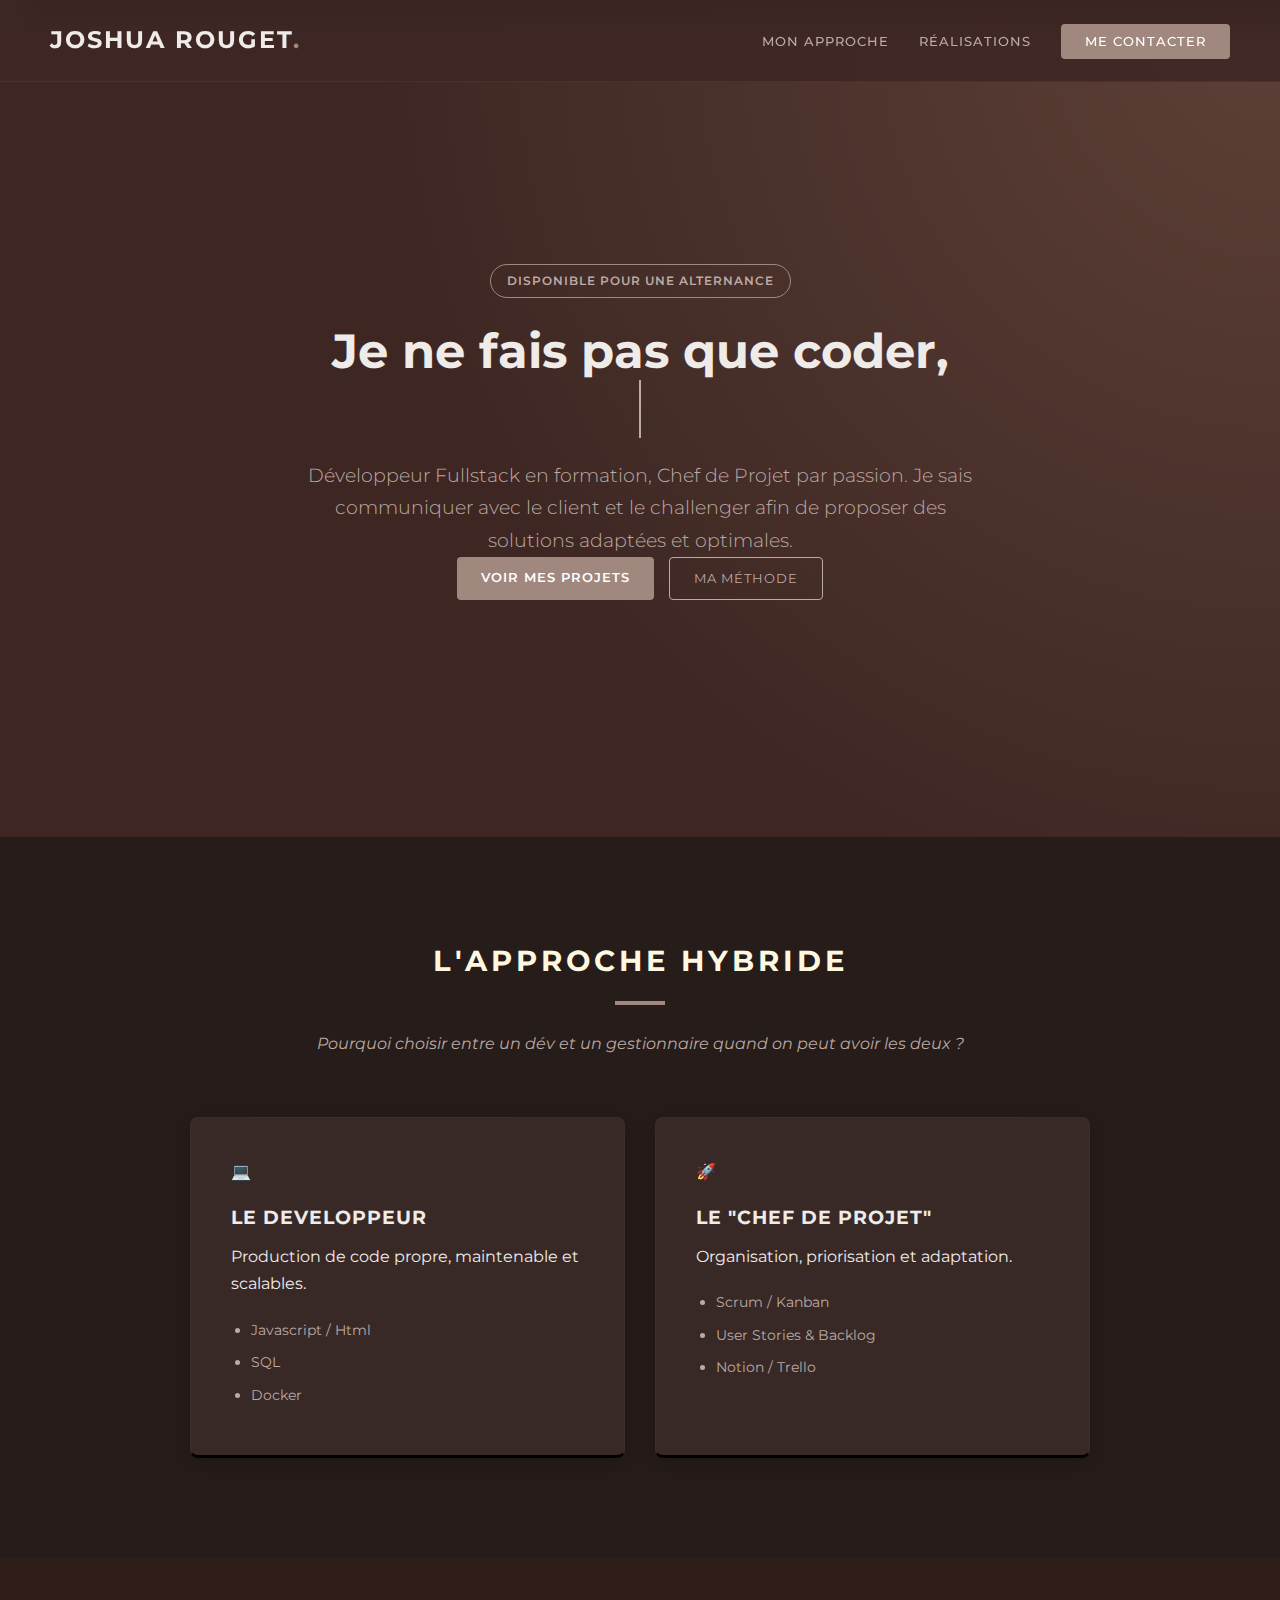
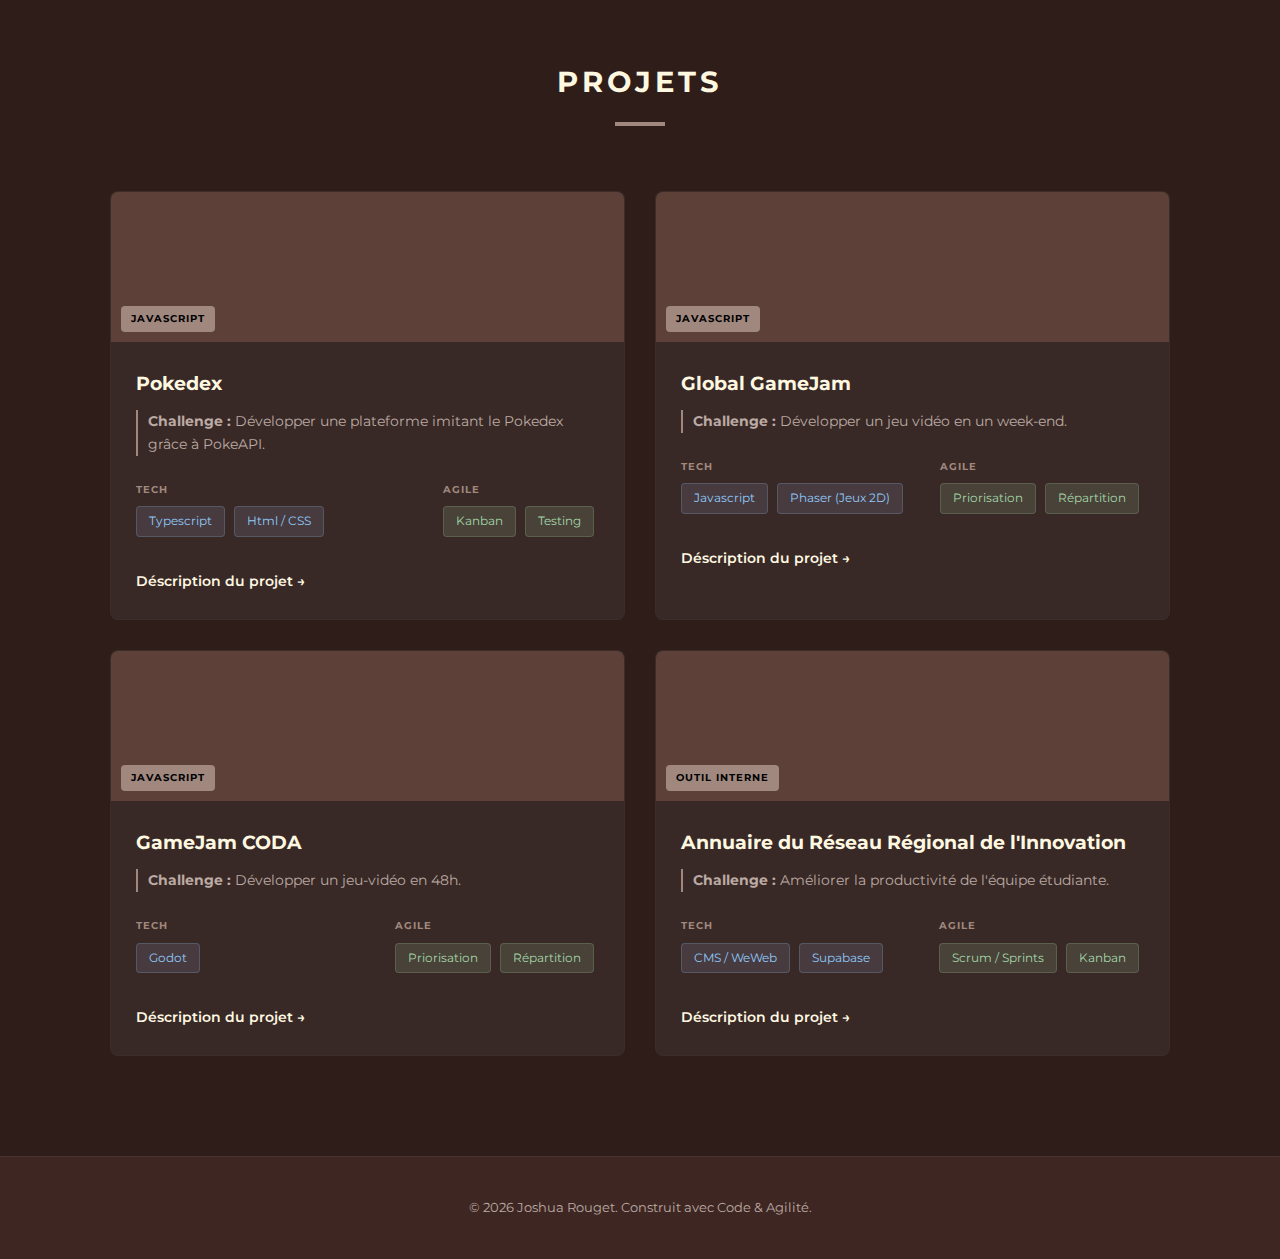
<file: index.html>
<!DOCTYPE html>
<html lang="fr">
<head>
    <meta charset="UTF-8">
    <meta name="viewport" content="width=device-width, initial-scale=1.0">
    <title>Joshua Rouget | Dev Fullstack & Agilité</title>
    <link rel="stylesheet" href="./css/index.css">
    <link rel="preconnect" href="https://fonts.googleapis.com">
<link rel="preconnect" href="https://fonts.gstatic.com" crossorigin>
67
<link href="https://fonts.googleapis.com/css2?family=Merriweather:wght@400;700&family=Montserrat:wght@300;400;600&display=swap" rel="stylesheet">
</head>
<body>

    <nav class="navbar">
        <div class="logo">Joshua Rouget<span class="dot">.</span></div>
        <ul class="nav-links">
            <li><a href="#about">Mon Approche</a></li>
            <li><a href="#projects">Réalisations</a></li>
            <li><a href="#contact" class="btn-primary">Me contacter</a></li>
        </ul>
    </nav>

    <header class="hero">
        <div class="hero-content">
            <span class="badge-intro">Disponible pour une alternance</span>
            <h1>Je ne fais pas que coder, <br> <span id="dynamic-text"></span></h1>
            <p class="hero-sub">
                Développeur Fullstack en formation, Chef de Projet par passion.
                Je sais communiquer avec le client et le challenger afin de proposer des solutions adaptées et optimales.
            </p>
            <div class="cta-group">
                <a href="#projects" class="btn-primary">Voir mes projets</a>
                <a href="#about" class="btn-secondary">Ma méthode</a>
            </div>
        </div>
    </header>

    <section id="about" class="skills-section">
        <div class="container">
            <h2>L'approche Hybride</h2>
            <p class="section-desc">Pourquoi choisir entre un dév et un gestionnaire quand on peut avoir les deux ?</p>
            
            <div class="grid-skills">
                <div class="skill-card tech">
                    <div class="icon">💻</div>
                    <h3>Le Developpeur</h3>
                    <p>Production de code propre, maintenable et scalables.</p>
                    <ul class="skill-list">
                        <li>Javascript / Html</li>
                        <li>SQL</li>
                        <li>Docker</li>
                    </ul>
                </div>

                <div class="skill-card agile">
                    <div class="icon">🚀</div>
                    <h3>Le "Chef de projet"</h3>
                    <p>Organisation, priorisation et adaptation.</p>
                    <ul class="skill-list">
                        <li>Scrum / Kanban</li>
                        <li>User Stories & Backlog</li>
                        <li>Notion / Trello</li>
                    </ul>
                </div>
            </div>
        </div>
    </section>

    <section id="projects" class="projects-section">
        <div class="container">
            <h2>Projets</h2>
            
            <div class="project-grid">
                <article class="project-card">
                    <div class="card-header">
                        <span class="project-type">Javascript</span>
                    </div>
                    <div class="card-body">
                        <h3>Pokedex</h3>
                        <p class="problem"><strong>Challenge :</strong> Développer une plateforme imitant le Pokedex grâce à PokeAPI.</p>
                        
                        <div class="stacks">
                            <div class="stack-group">
                                <small>Tech</small>
                                <div>
                                    <span class="tag tech">Typescript</span>
                                    <span class="tag tech">Html / CSS</span>
                                </div>
                            </div>
                            <div class="stack-group">
                                <small>Agile</small>
                                <div>
                                    <span class="tag agile">Kanban</span>
                                    <span class="tag agile">Testing</span>
                                </div>
                            </div>
                        </div>
                        <a href="projetJS.html" class="link-arrow">Déscription du projet &rarr;</a>
                    </div>
                </article>

                <article class="project-card">
                    <div class="card-header">
                        <span class="project-type">Javascript</span>
                    </div>
                    <div class="card-body">
                        <h3>Global GameJam</h3>
                        <p class="problem"><strong>Challenge :</strong> Développer un jeu vidéo en un week-end.</p>
                        
                        <div class="stacks">
                            <div class="stack-group">
                                <small>Tech</small>
                                <div>
                                    <span class="tag tech">Javascript</span>
                                    <span class="tag tech">Phaser (Jeux 2D)</span>
                                </div>
                            </div>
                            <div class="stack-group">
                                <small>Agile</small>
                                <div>
                                    <span class="tag agile">Priorisation</span>
                                    <span class="tag agile">Répartition</span>
                                </div>
                            </div>
                        </div>
                        <a href="ProjetGameJam.html" class="link-arrow">Déscription du projet &rarr;</a>
                    </div>
                </article>

                <article class="project-card">
                    <div class="card-header">
                        <span class="project-type">Javascript</span>
                    </div>
                    <div class="card-body">
                        <h3>GameJam CODA</h3>
                        <p class="problem"><strong>Challenge :</strong> Développer un jeu-vidéo en 48h.</p>
                        
                        <div class="stacks">
                            <div class="stack-group">
                                <small>Tech</small>
                                <div>
                                    <span class="tag tech">Godot</span>
                                </div>
                            </div>
                            <div class="stack-group">
                                <small>Agile</small>
                                <div>
                                    <span class="tag agile">Priorisation</span>
                                    <span class="tag agile">Répartition</span>
                                </div>
                            </div>
                        </div>
                        <a href="projetCodaGameJam.html" class="link-arrow">Déscription du projet &rarr;</a>
                    </div>
                </article>
                

                <article class="project-card">
                    <div class="card-header">
                        <span class="project-type">Outil Interne</span>
                    </div>
                    <div class="card-body">
                        <h3>Annuaire du Réseau Régional de l'Innovation</h3>
                        <p class="problem"><strong>Challenge :</strong> Améliorer la productivité de l'équipe étudiante.</p>
                        
                        <div class="stacks">
                            <div class="stack-group">
                                <small>Tech</small>
                                <div>
                                    <span class="tag tech">CMS / WeWeb</span>
                                    <span class="tag tech">Supabase</span>
                                </div>
                            </div>
                            <div class="stack-group">
                                <small>Agile</small>
                                <div>
                                    <span class="tag agile">Scrum / Sprints</span>
                                    <span class="tag agile">Kanban</span>
                                </div>
                            </div>
                        </div>
                        <a href="projetAER.html" class="link-arrow">Déscription du projet &rarr;</a>
                    </div>
                </article>
            </div>
        </div>
    </section>

    <footer class="footer">
        <p>&copy; 2026 Joshua Rouget. Construit avec Code & Agilité.</p>
    </footer>

    <script src="src/main.js"></script> 
</body>
</html>
</file>
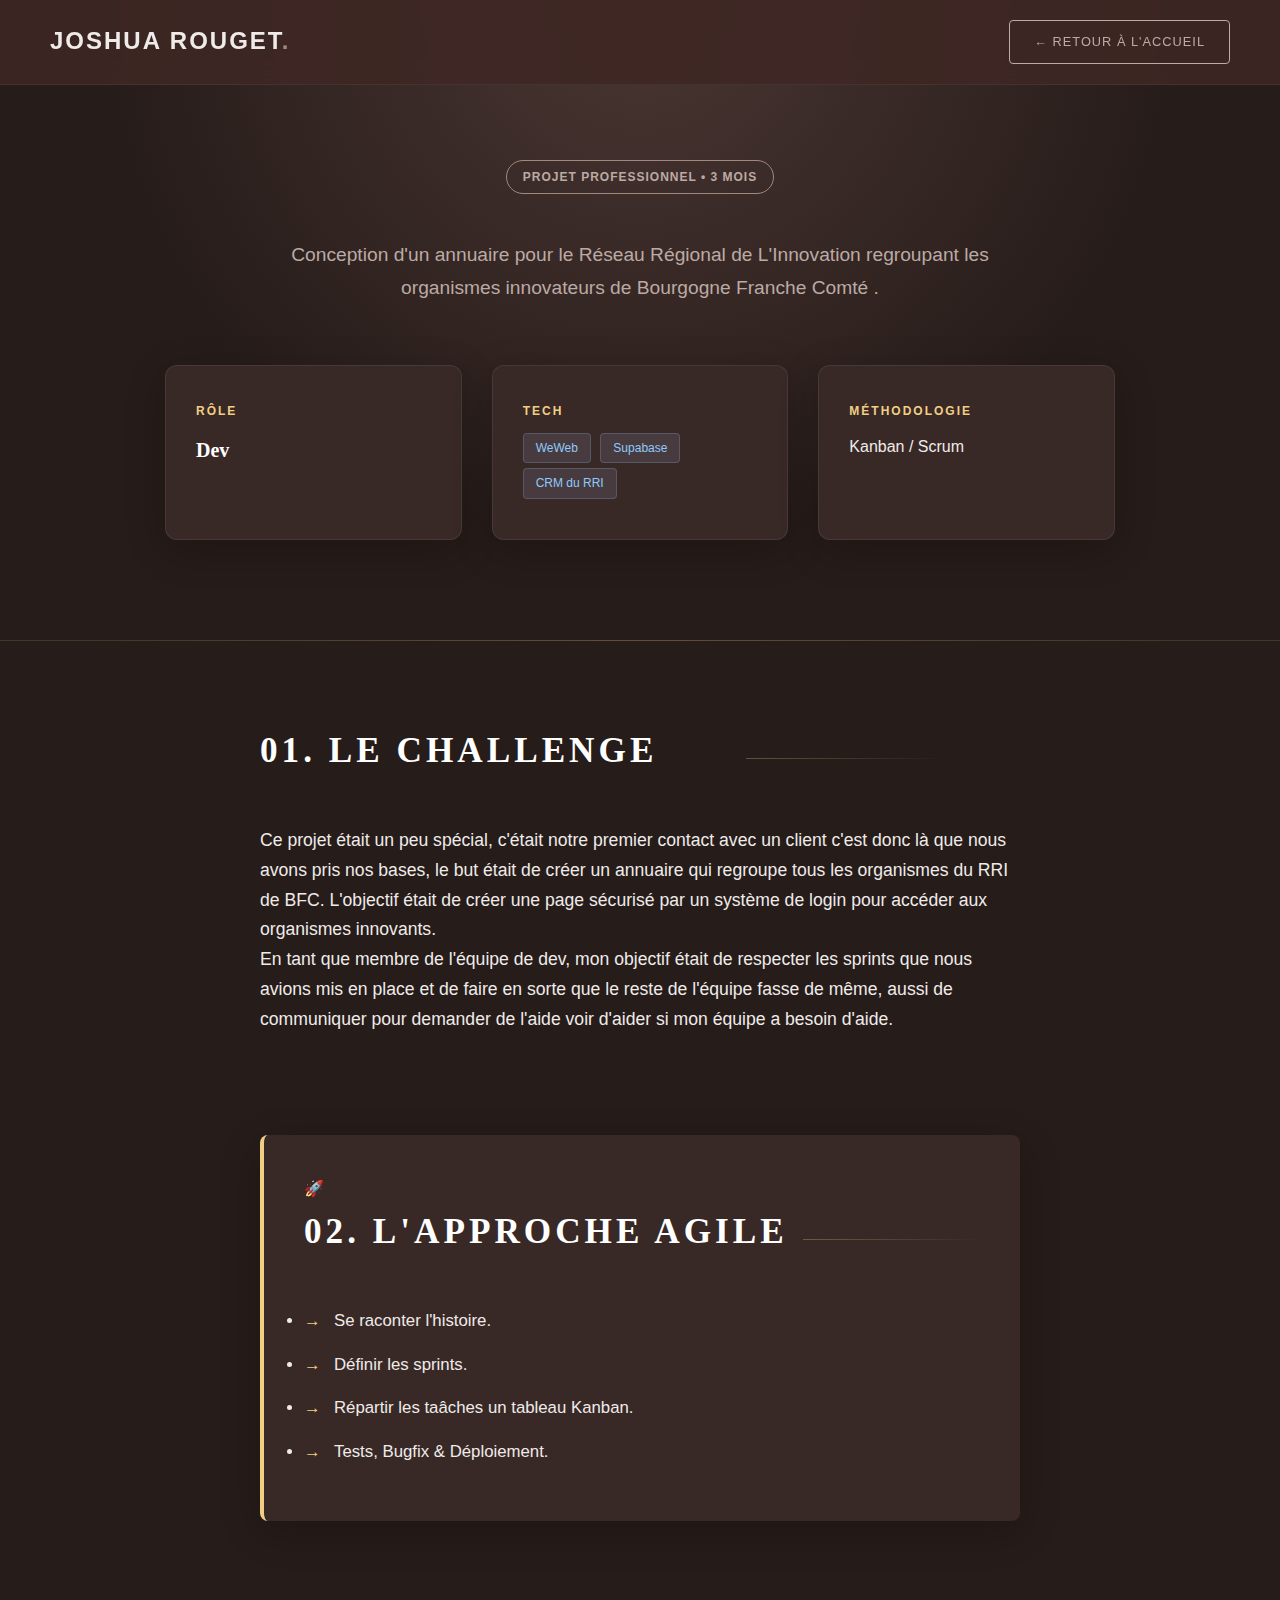
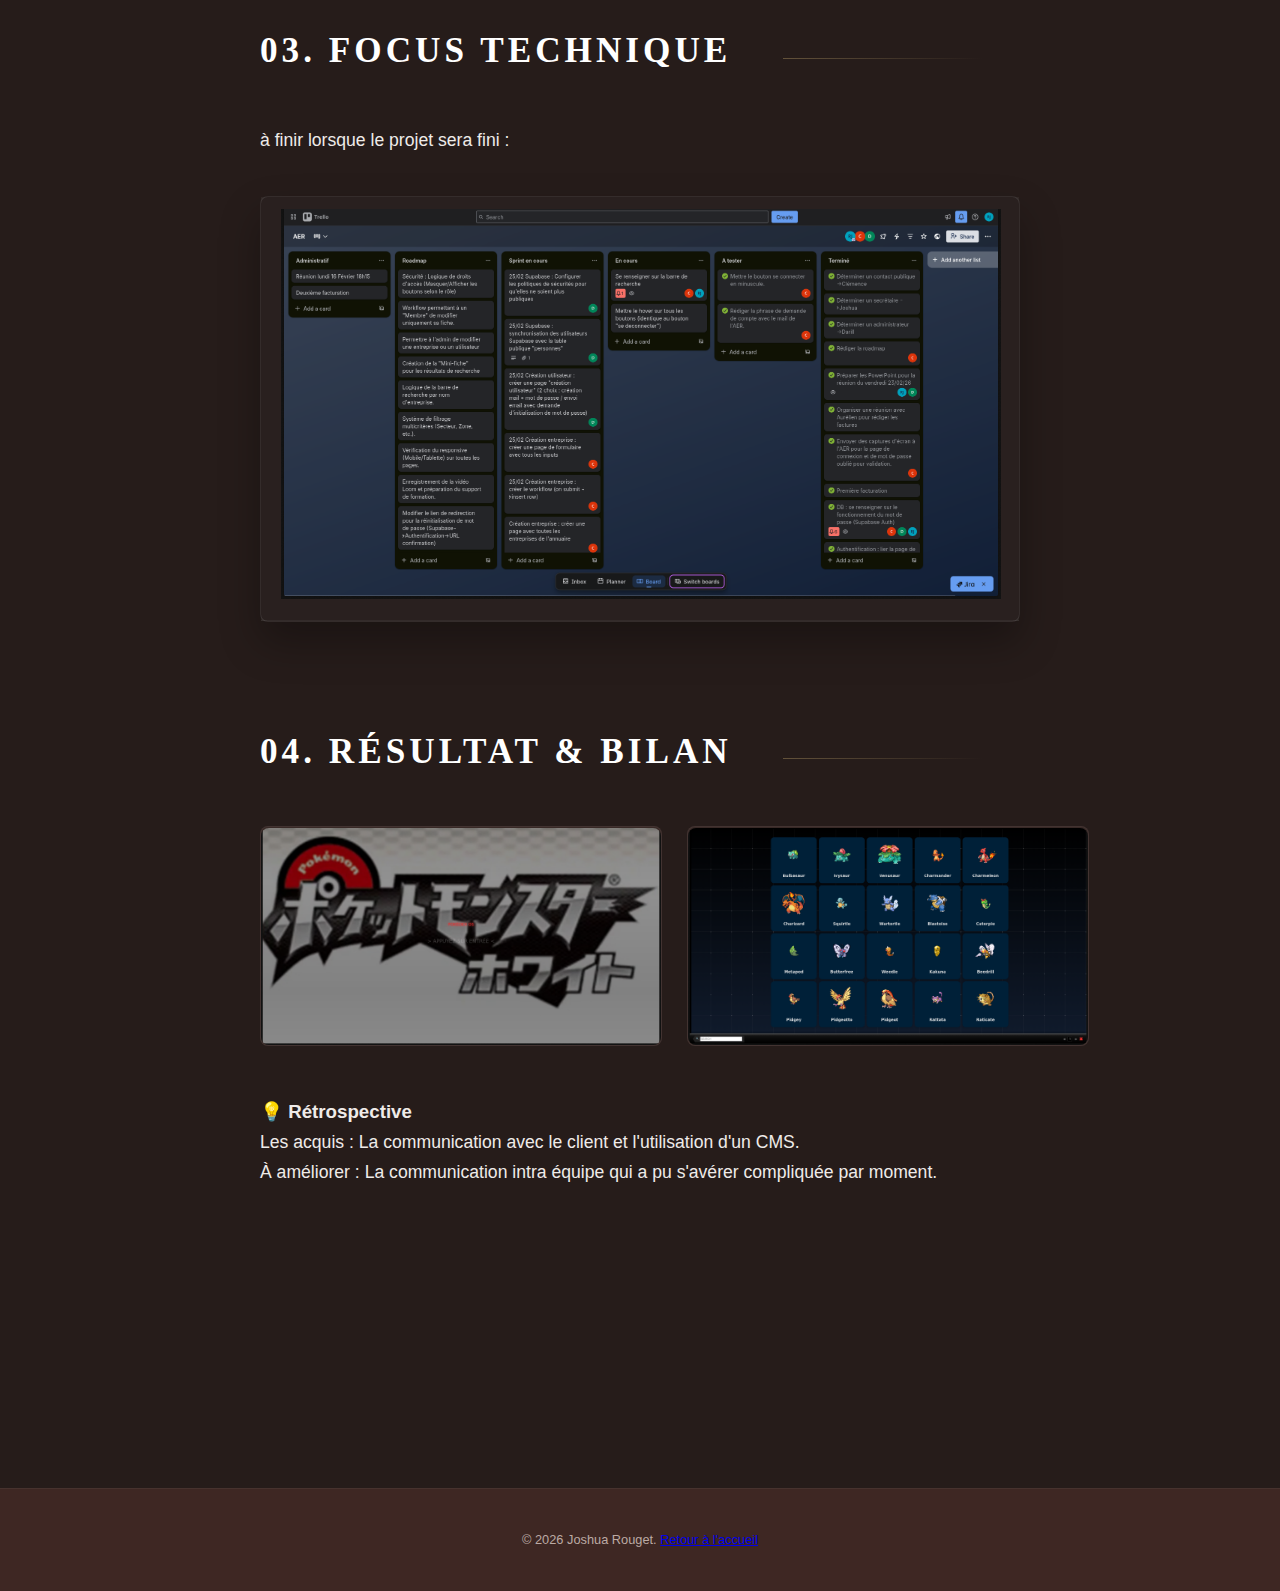
<file: projetAER.html>
<!DOCTYPE html>
<html lang="fr">
<head>
    <meta charset="UTF-8">
    <meta name="viewport" content="width=device-width, initial-scale=1.0">
    <title>Détail Projet | Ton Prénom</title>
    <link rel="stylesheet" href="./css/index.css">
    <link rel="preconnect" href="https://fonts.googleapis.com">
    <link href="https://fonts.googleapis.com/css2?family=Inter:wght@300;400;600;800&display=swap" rel="stylesheet">
</head>
<body>

    <nav class="navbar">
        <div class="logo">Joshua Rouget<span class="dot">.</span></div>
        <a href="index.html" class="btn-secondary">← Retour à l'accueil</a>
    </nav>

    <header class="project-hero">
        <div class="container hero-container">
            <span class="badge-intro">Projet Professionnel • 3 mois</span>
            <h1></h1>
            <p class="hero-sub">
                Conception d'un annuaire pour le Réseau Régional de L'Innovation regroupant les organismes innovateurs de Bourgogne Franche Comté .
            </p>
            
            <div class="stats-grid">
                <div class="stat-card">
                    <span class="label">Rôle</span>
                    <strong>Dev</strong>
                </div>
                <div class="stat-card tech-border">
                    <span class="label">Tech</span>
                    <div class="tags-wrapper">
                        <span class="tag tech">WeWeb</span>
                        <span class="tag tech">Supabase</span>
                        <span class="tag tech">CRM du RRI</span>
                    </div>
                </div>
                <div class="stat-card agile-border">
                    <span class="label">Méthodologie</span>
                    <div class="tags-wrapper>
                        <span class="tag agile">Kanban / Scrum</span>
                    </div>
                </div>
            </div>
        </div>
    </header>

    <main class="project-content">
        <div class="container content-wrapper">
            
            <section class="content-block">
                <h2>01. Le Challenge</h2>
                <p>
                   Ce projet était un peu spécial, c'était notre premier contact avec un client c'est donc là que nous avons pris nos bases, le but était de créer un annuaire qui regroupe tous les organismes du RRI de BFC. L'objectif était de créer une page sécurisé par un système de login pour accéder aux organismes innovants.
                </p>
                <p>
                   En tant que membre de l'équipe de dev, mon objectif était de respecter les sprints que nous avions mis en place et de faire en sorte que le reste de l'équipe fasse de même, aussi de communiquer pour demander de l'aide voir d'aider si mon équipe a besoin d'aide.
                </p>
            </section>

            <section class="content-block highlight-agile">
                <div class="icon-floating">🚀</div>
                <h2>02. L'Approche Agile</h2>
                <ul class="check-list">
                    <li>Se raconter l'histoire.</li>
                    <li>Définir les sprints.</li>
                    <li>Répartir les taâches un tableau Kanban.</li>
                    <li>Tests, Bugfix & Déploiement.</li>
                </ul>
            </section>

            <section class="content-block">
                <h2>03. Focus Technique</h2>
                <p>
                    <strong>à finir lorsque le projet sera fini </strong>:
                </p>
                
                <div class="code-window">
                    <div class="window-header">
                        <img class="kanbanAER" src="./images/kanban AER.png" alt="">
                    </div>
                    
                </div>
            </section>

            <section class="content-block">
                <h2>04. Résultat & Bilan</h2>
                <div class="gallery-grid">
                    <div class="gallery-placeholder"><img class="accueilImg" src="./images/ecran accueil.png" alt=""></div>
                    <div class="gallery-placeholder"><img class="dashboardImg" src="./images/dashboard.png" alt=""></div>
                </div>
                <div class="retro-box">
                    <h3>💡 Rétrospective</h3>
                    <p>
                        <strong>Les acquis</strong> : La communication avec le client et l'utilisation d'un CMS.
                        <br>
                        <strong>À améliorer</strong> : La communication intra équipe qui a pu s'avérer compliquée par moment.
                    </p>
                </div>
            </section>

        </div>
    </main>

    <footer class="footer">
        <p>&copy; 2026 Joshua Rouget. <a href="index.html">Retour à l'accueil</a></p>
    </footer>

</body>
</html>
</file>
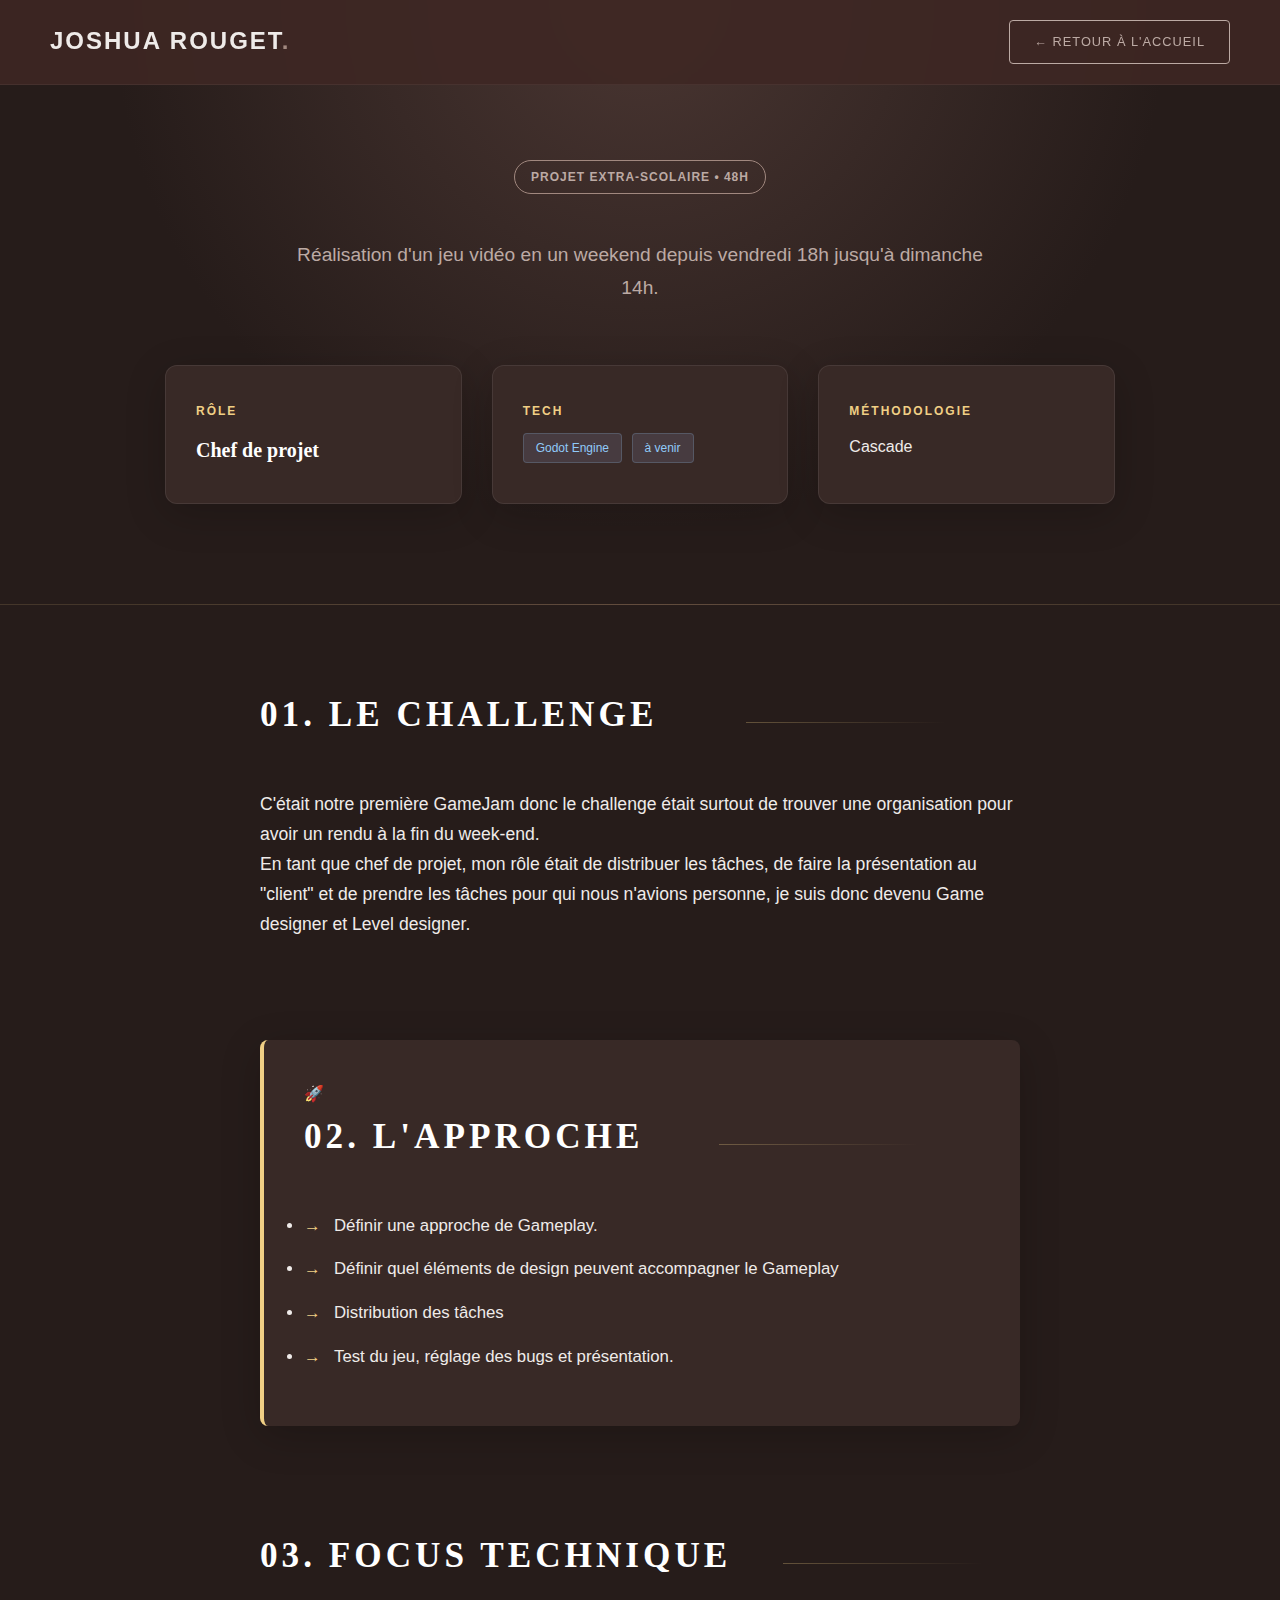
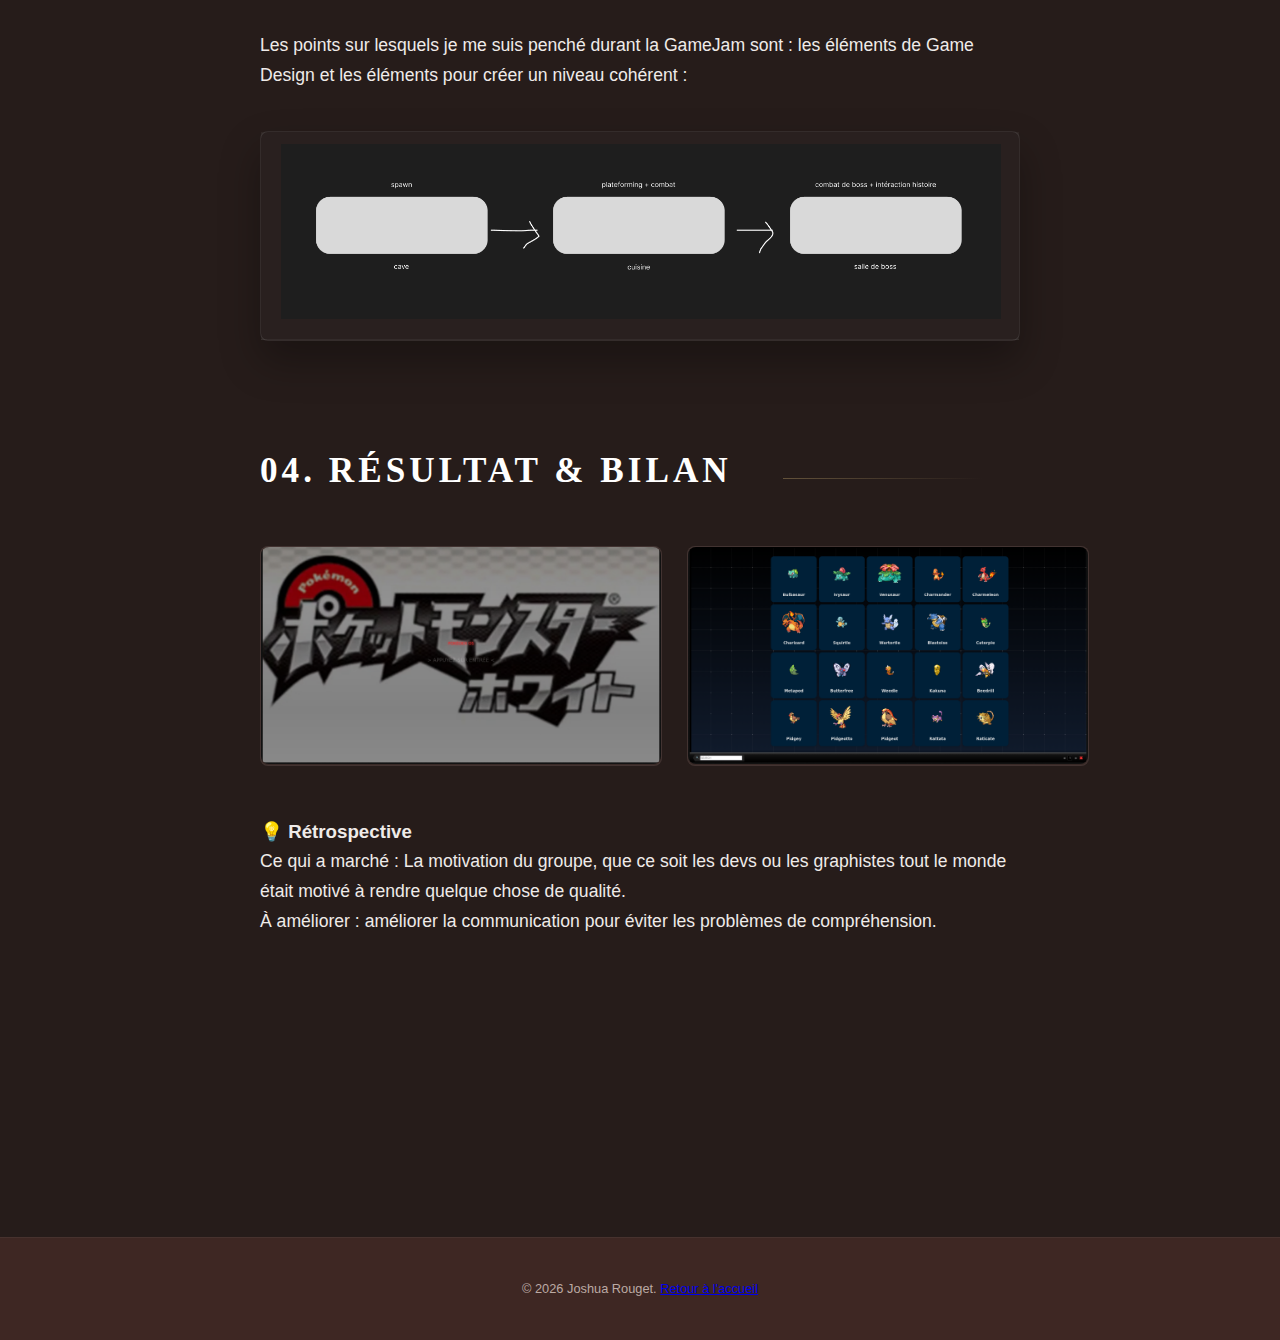
<file: projetCodaGameJam.html>
<!DOCTYPE html>
<html lang="fr">
<head>
    <meta charset="UTF-8">
    <meta name="viewport" content="width=device-width, initial-scale=1.0">
    <title>Détail Projet | GameJam</title>
    <link rel="stylesheet" href="./css/index.css">
    <link rel="preconnect" href="https://fonts.googleapis.com">
    <link href="https://fonts.googleapis.com/css2?family=Inter:wght@300;400;600;800&display=swap" rel="stylesheet">
</head>
<body>

    <nav class="navbar">
        <div class="logo">Joshua Rouget<span class="dot">.</span></div>
        <a href="index.html" class="btn-secondary">← Retour à l'accueil</a>
    </nav>

    <header class="project-hero">
        <div class="container hero-container">
            <span class="badge-intro">Projet Extra-Scolaire • 48h</span>
            <h1></h1>
            <p class="hero-sub">
                Réalisation d'un jeu vidéo en un weekend depuis vendredi 18h jusqu'à dimanche 14h.
            </p>
            
            <div class="stats-grid">
                <div class="stat-card">
                    <span class="label">Rôle</span>
                    <strong>Chef de projet</strong>
                </div>
                <div class="stat-card tech-border">
                    <span class="label">Tech</span>
                    <div class="tags-wrapper">
                        <span class="tag tech">Godot Engine</span>
                        <span class="tag tech">à venir</span>
                    </div>
                </div>
                <div class="stat-card agile-border">
                    <span class="label">Méthodologie</span>
                    <div class="tags-wrapper>
                        <span class="tag agile">Cascade</span>
                    </div>
                </div>
            </div>
        </div>
    </header>

    <main class="project-content">
        <div class="container content-wrapper">
            
            <section class="content-block">
                <h2>01. Le Challenge</h2>
                <p>
                    C'était notre première GameJam donc le challenge était surtout de trouver une organisation pour avoir un rendu à la fin du week-end.
                </p>
                <p>
                   En tant que chef de projet, mon rôle était de distribuer les tâches, de faire la présentation au "client" et de prendre les tâches pour qui nous n'avions personne, je suis donc devenu Game designer et Level designer.
                </p>
            </section>

            <section class="content-block highlight-agile">
                <div class="icon-floating">🚀</div>
                <h2>02. L'Approche</h2>
                <ul class="check-list">
                    <li>Définir une approche de Gameplay.</li>
                    <li>Définir quel éléments de design peuvent accompagner le Gameplay</li>
                    <li>Distribution des tâches</li>
                    <li>Test du jeu, réglage des bugs et présentation.</li>
                </ul>
            </section>

            <section class="content-block">
                <h2>03. Focus Technique</h2>
                <p>
                    Les points sur lesquels je me suis penché durant la GameJam sont : les éléments de Game Design et les éléments pour créer un niveau cohérent :
                </p>
                
                <div class="code-window">
                    <div class="window-header">
                        <img class="charizardDetail" src="./images/figma gamjam.png" alt="">
                    </div>
                    
                </div>
            </section>

            <section class="content-block">
                <h2>04. Résultat & Bilan</h2>
                <div class="gallery-grid">
                    <div class="gallery-placeholder"><img class="accueilImg" src="./images/ecran accueil.png" alt=""></div>
                    <div class="gallery-placeholder"><img class="dashboardImg" src="./images/dashboard.png" alt=""></div>
                </div>
                <div class="retro-box">
                    <h3>💡 Rétrospective</h3>
                    <p>
                        <strong>Ce qui a marché :</strong> La motivation du groupe, que ce soit les devs ou les graphistes tout le monde était motivé à rendre quelque chose de qualité.
                        <br>
                        <strong>À améliorer</strong> : améliorer la communication pour éviter les problèmes de compréhension.
                    </p>
                </div>
            </section>

        </div>
    </main>

    <footer class="footer">
        <p>&copy; 2026 Joshua Rouget. <a href="index.html">Retour à l'accueil</a></p>
    </footer>

</body>
</html>
</file>
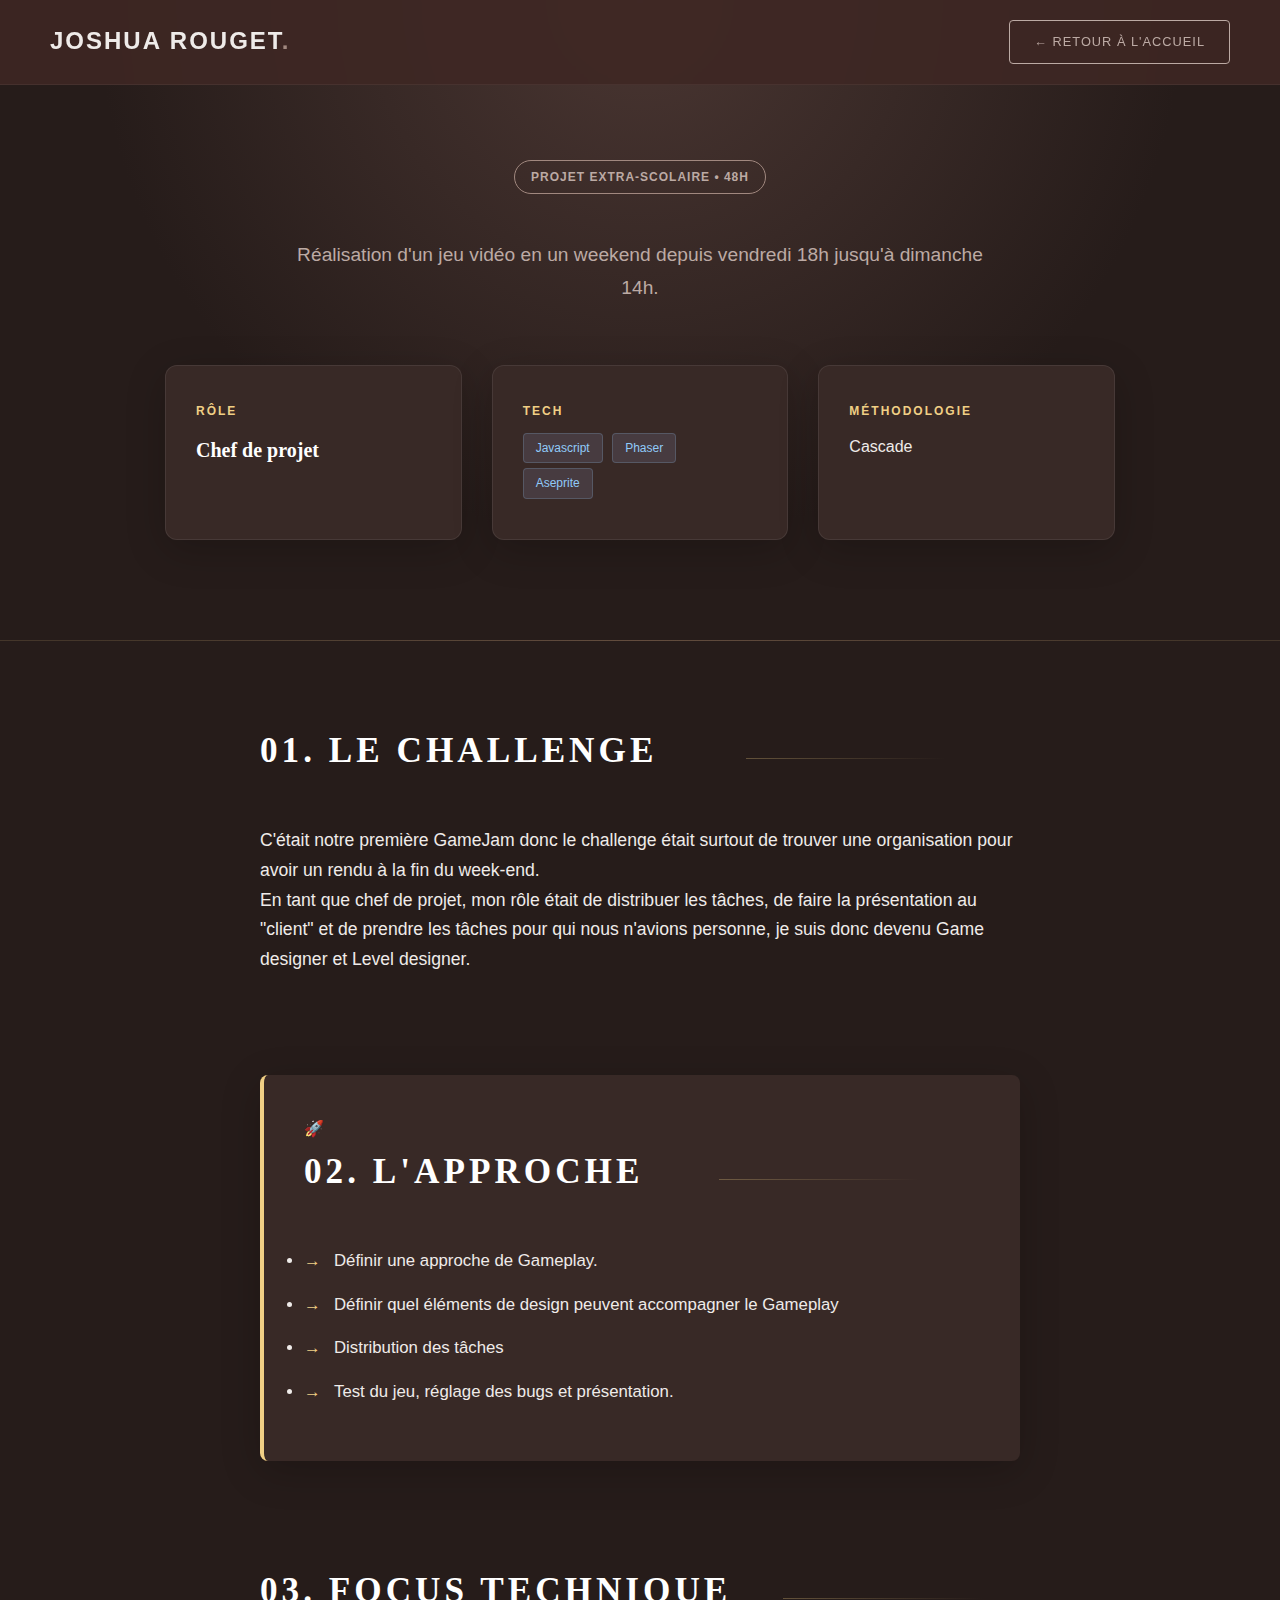
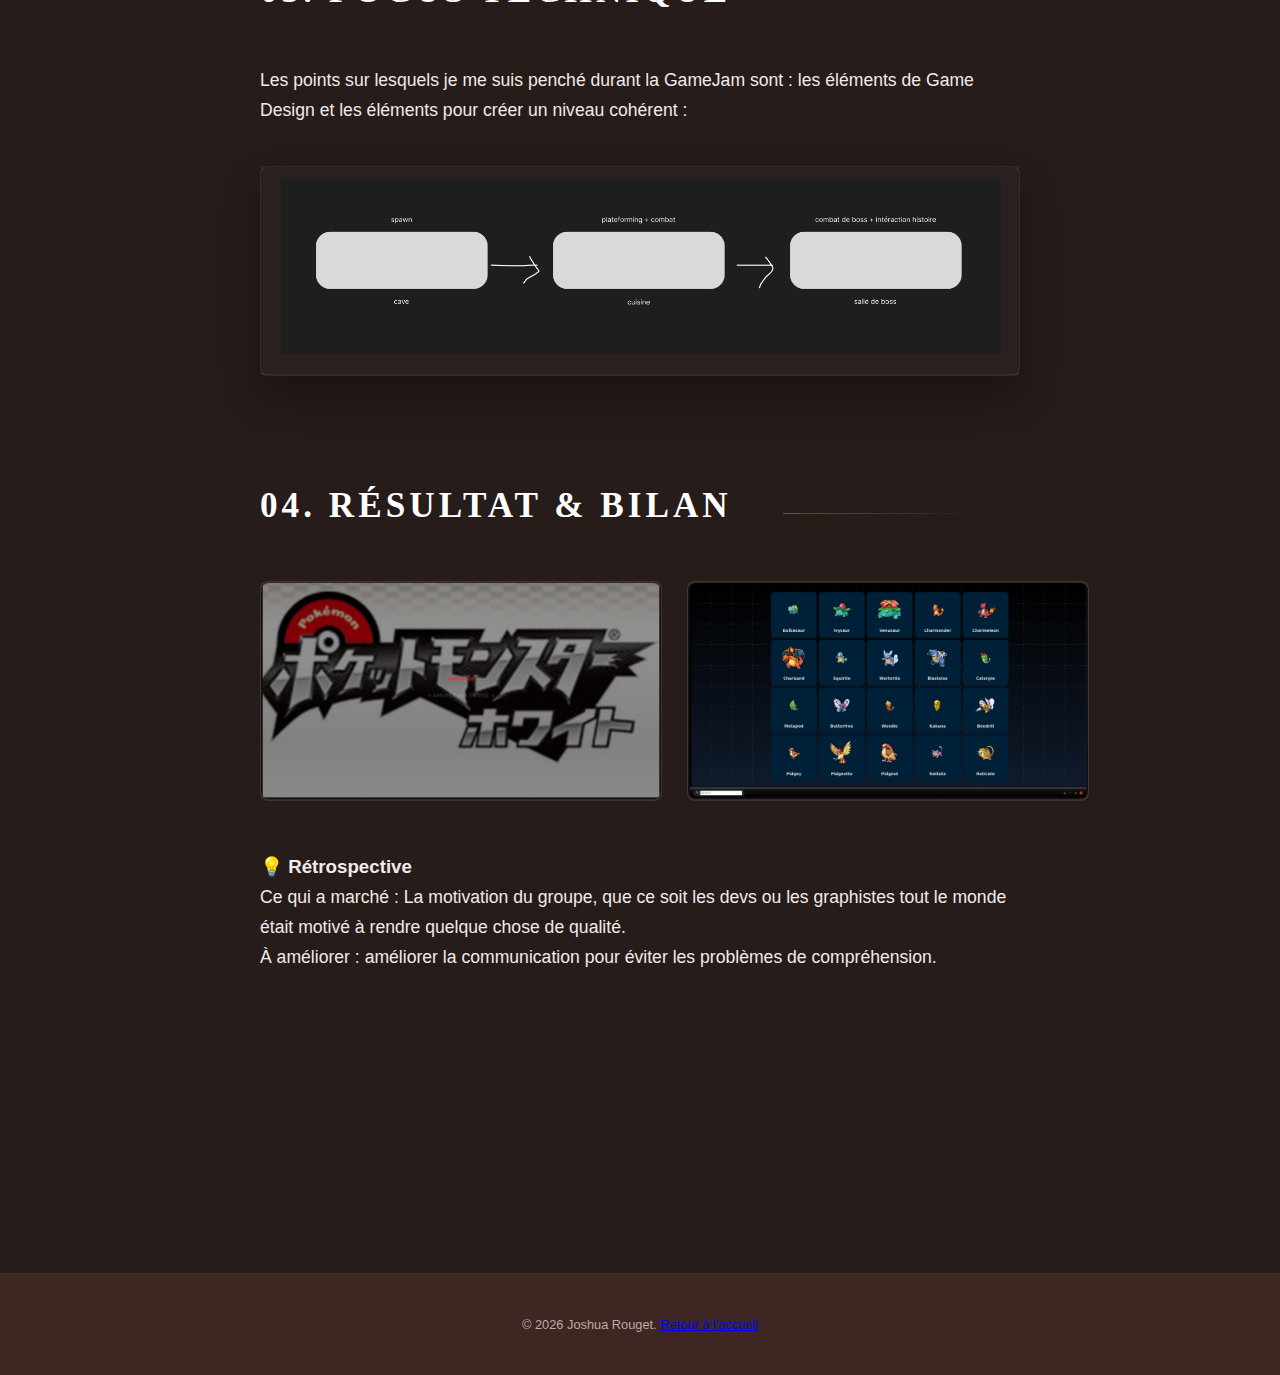
<file: ProjetGameJam.html>
<!DOCTYPE html>
<html lang="fr">
<head>
    <meta charset="UTF-8">
    <meta name="viewport" content="width=device-width, initial-scale=1.0">
    <title>Détail Projet | GameJam</title>
    <link rel="stylesheet" href="./css/index.css">
    <link rel="preconnect" href="https://fonts.googleapis.com">
    <link href="https://fonts.googleapis.com/css2?family=Inter:wght@300;400;600;800&display=swap" rel="stylesheet">
</head>
<body>

    <nav class="navbar">
        <div class="logo">Joshua Rouget<span class="dot">.</span></div>
        <a href="index.html" class="btn-secondary">← Retour à l'accueil</a>
    </nav>

    <header class="project-hero">
        <div class="container hero-container">
            <span class="badge-intro">Projet Extra-Scolaire • 48h</span>
            <h1></h1>
            <p class="hero-sub">
                Réalisation d'un jeu vidéo en un weekend depuis vendredi 18h jusqu'à dimanche 14h.
            </p>
            
            <div class="stats-grid">
                <div class="stat-card">
                    <span class="label">Rôle</span>
                    <strong>Chef de projet</strong>
                </div>
                <div class="stat-card tech-border">
                    <span class="label">Tech</span>
                    <div class="tags-wrapper">
                        <span class="tag tech">Javascript</span>
                        <span class="tag tech">Phaser</span>
                        <span class="tag tech">Aseprite</span>
                    </div>
                </div>
                <div class="stat-card agile-border">
                    <span class="label">Méthodologie</span>
                    <div class="tags-wrapper>
                        <span class="tag agile">Cascade</span>
                    </div>
                </div>
            </div>
        </div>
    </header>

    <main class="project-content">
        <div class="container content-wrapper">
            
            <section class="content-block">
                <h2>01. Le Challenge</h2>
                <p>
                    C'était notre première GameJam donc le challenge était surtout de trouver une organisation pour avoir un rendu à la fin du week-end.
                </p>
                <p>
                   En tant que chef de projet, mon rôle était de distribuer les tâches, de faire la présentation au "client" et de prendre les tâches pour qui nous n'avions personne, je suis donc devenu Game designer et Level designer.
                </p>
            </section>

            <section class="content-block highlight-agile">
                <div class="icon-floating">🚀</div>
                <h2>02. L'Approche</h2>
                <ul class="check-list">
                    <li>Définir une approche de Gameplay.</li>
                    <li>Définir quel éléments de design peuvent accompagner le Gameplay</li>
                    <li>Distribution des tâches</li>
                    <li>Test du jeu, réglage des bugs et présentation.</li>
                </ul>
            </section>

            <section class="content-block">
                <h2>03. Focus Technique</h2>
                <p>
                    Les points sur lesquels je me suis penché durant la GameJam sont : les éléments de Game Design et les éléments pour créer un niveau cohérent :
                </p>
                
                <div class="code-window">
                    <div class="window-header">
                        <img class="charizardDetail" src="./images/figma gamjam.png" alt="">
                    </div>
                    
                </div>
            </section>

            <section class="content-block">
                <h2>04. Résultat & Bilan</h2>
                <div class="gallery-grid">
                    <div class="gallery-placeholder"><img class="accueilImg" src="./images/ecran accueil.png" alt=""></div>
                    <div class="gallery-placeholder"><img class="dashboardImg" src="./images/dashboard.png" alt=""></div>
                </div>
                <div class="retro-box">
                    <h3>💡 Rétrospective</h3>
                    <p>
                        <strong>Ce qui a marché :</strong> La motivation du groupe, que ce soit les devs ou les graphistes tout le monde était motivé à rendre quelque chose de qualité.
                        <br>
                        <strong>À améliorer</strong> : améliorer la communication pour éviter les problèmes de compréhension.
                    </p>
                </div>
            </section>

        </div>
    </main>

    <footer class="footer">
        <p>&copy; 2026 Joshua Rouget. <a href="index.html">Retour à l'accueil</a></p>
    </footer>

</body>
</html>
</file>
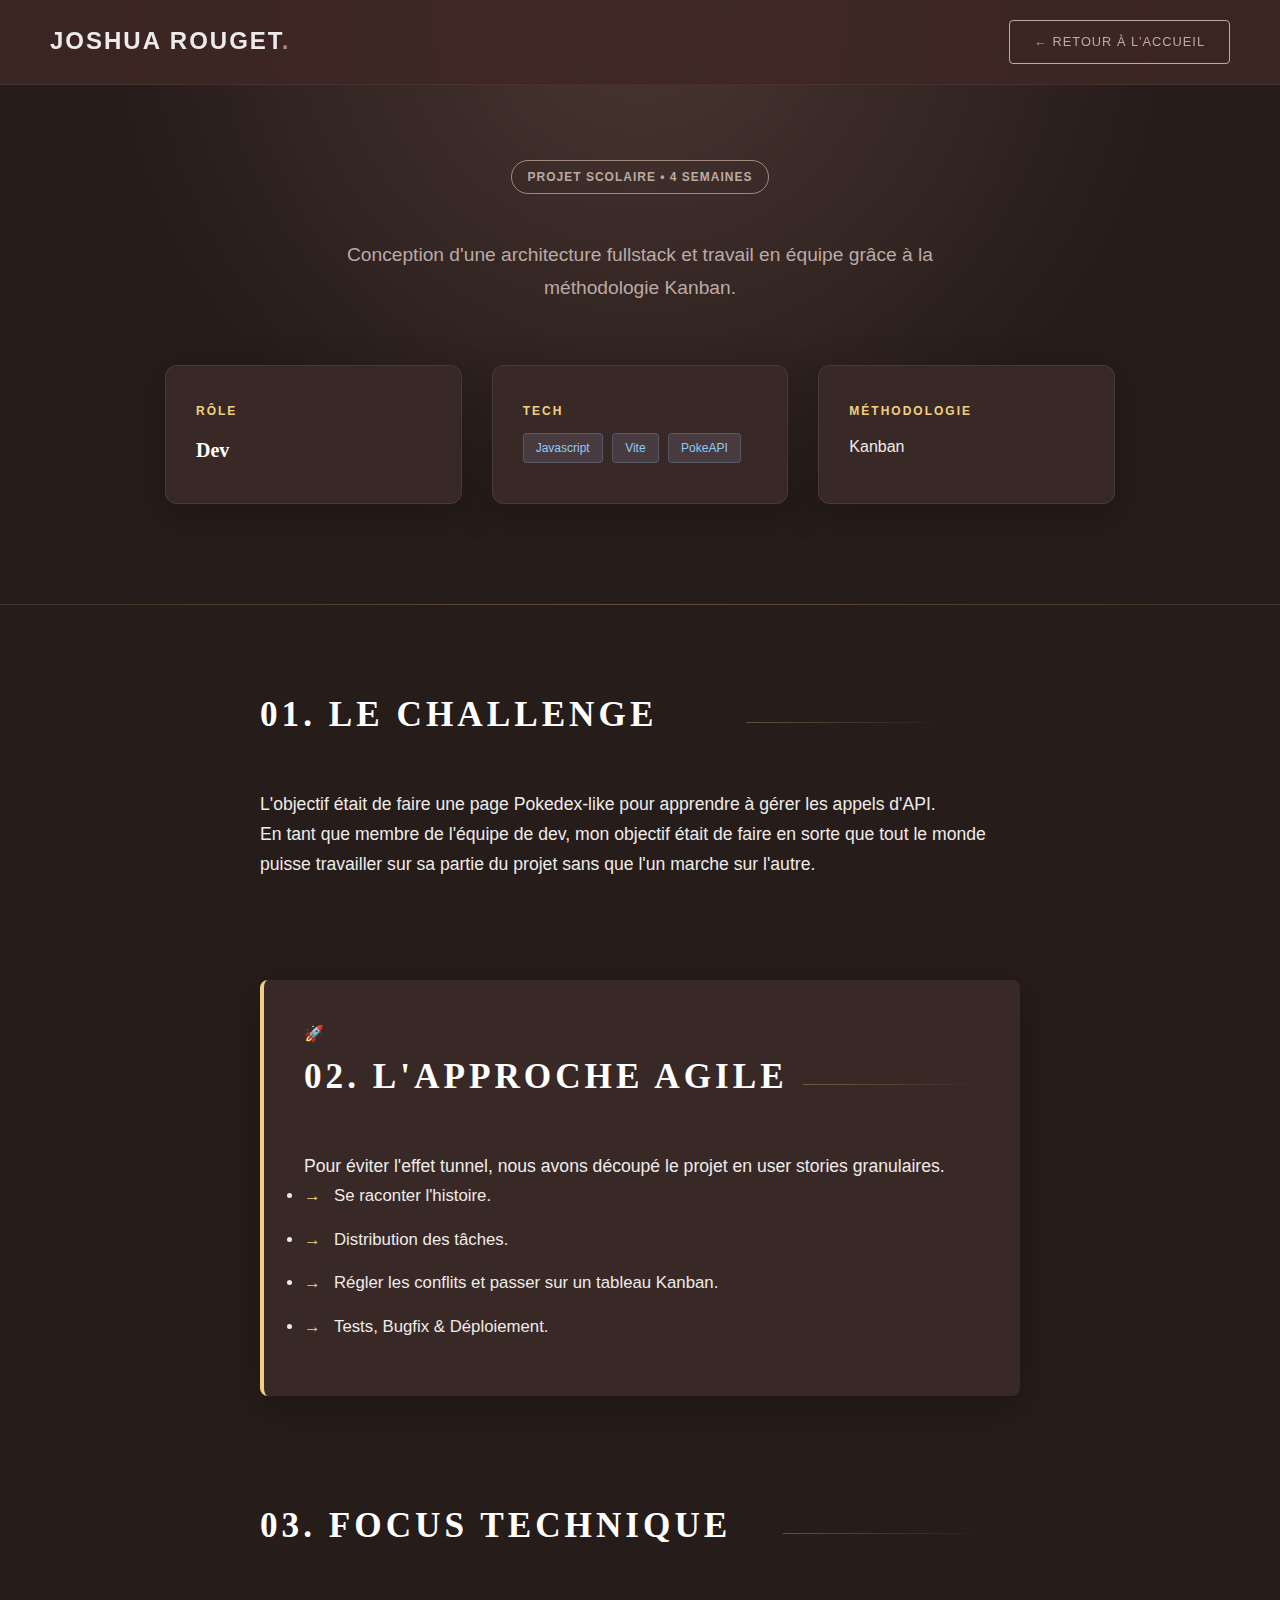
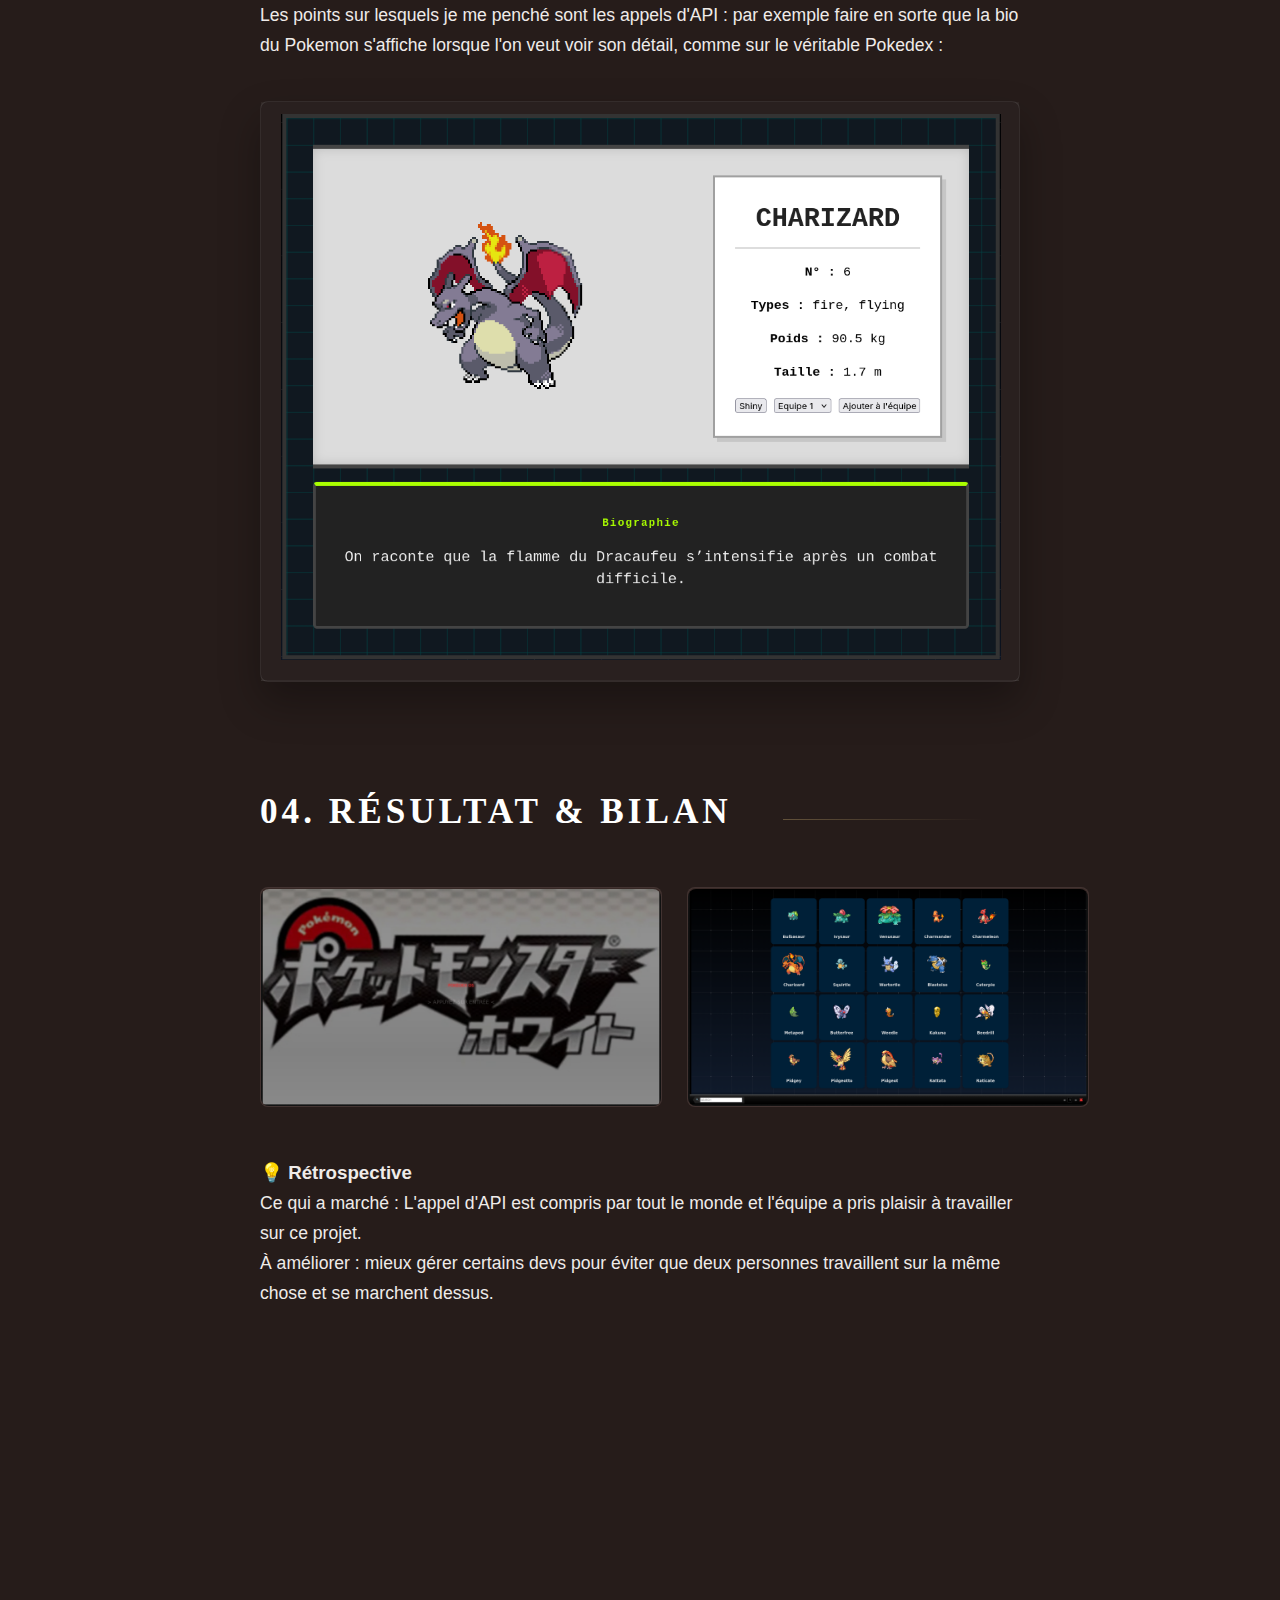
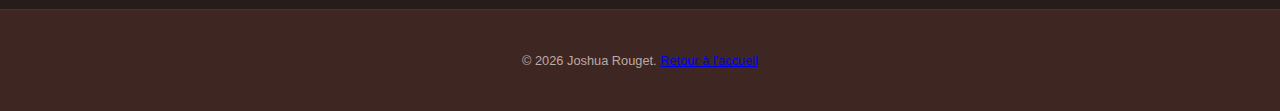
<file: projetJS.html>
<!DOCTYPE html>
<html lang="fr">
<head>
    <meta charset="UTF-8">
    <meta name="viewport" content="width=device-width, initial-scale=1.0">
    <title>Détail Projet | Joshua Rouget</title>
    <link rel="stylesheet" href="./css/index.css">
    <link rel="preconnect" href="https://fonts.googleapis.com">
    <link href="https://fonts.googleapis.com/css2?family=Inter:wght@300;400;600;800&display=swap" rel="stylesheet">
</head>
<body>

    <nav class="navbar">
        <div class="logo">Joshua Rouget<span class="dot">.</span></div>
        <a href="index.html" class="btn-secondary">← Retour à l'accueil</a>
    </nav>

    <header class="project-hero">
        <div class="container hero-container">
            <span class="badge-intro">Projet Scolaire • 4 Semaines</span>
            <h1></h1>
            <p class="hero-sub">
                Conception d'une architecture fullstack et travail en équipe grâce à la méthodologie Kanban.
            </p>
            
            <div class="stats-grid">
                <div class="stat-card">
                    <span class="label">Rôle</span>
                    <strong>Dev</strong>
                </div>
                <div class="stat-card tech-border">
                    <span class="label">Tech</span>
                    <div class="tags-wrapper">
                        <span class="tag tech">Javascript</span>
                        <span class="tag tech">Vite</span>
                        <span class="tag tech">PokeAPI</span>
                    </div>
                </div>
                <div class="stat-card agile-border">
                    <span class="label">Méthodologie</span>
                    <div class="tags-wrapper>
                        <span class="tag agile">Kanban</span>
                    </div>
                </div>
            </div>
        </div>
    </header>

    <main class="project-content">
        <div class="container content-wrapper">
            
            <section class="content-block">
                <h2>01. Le Challenge</h2>
                <p>
                   L'objectif était de faire une page Pokedex-like pour apprendre à gérer <strong>les appels d'API.</strong>
                </p>
                <p>
                   En tant que membre de l'équipe de dev, mon objectif était de faire en sorte que tout le monde puisse travailler sur sa partie du projet sans que l'un marche sur l'autre.
                </p>
            </section>

            <section class="content-block highlight-agile">
                <div class="icon-floating">🚀</div>
                <h2>02. L'Approche Agile</h2>
                <p>Pour éviter l'effet tunnel, nous avons découpé le projet en user stories granulaires.</p>
                <ul class="check-list">
                    <li>Se raconter l'histoire.</li>
                    <li>Distribution des tâches.</li>
                    <li>Régler les conflits et passer sur un tableau Kanban.</li>
                    <li>Tests, Bugfix & Déploiement.</li>
                </ul>
            </section>

            <section class="content-block">
                <h2>03. Focus Technique</h2>
                <p>
                    Les points sur lesquels je me penché sont les appels d'API : par exemple faire en sorte que la bio du Pokemon s'affiche lorsque l'on veut voir son détail, comme sur le véritable Pokedex :
                </p>
                
                <div class="code-window">
                    <div class="window-header">
                        <img class="charizardDetail" src="./images/charizard.png" alt="">
                    </div>
                    
                </div>
            </section>

            <section class="content-block">
                <h2>04. Résultat & Bilan</h2>
                <div class="gallery-grid">
                    <div class="gallery-placeholder"><img class="accueilImg" src="./images/ecran accueil.png" alt=""></div>
                    <div class="gallery-placeholder"><img class="dashboardImg" src="./images/dashboard.png" alt=""></div>
                </div>
                <div class="retro-box">
                    <h3>💡 Rétrospective</h3>
                    <p>
                        <strong>Ce qui a marché :</strong> L'appel d'API est compris par tout le monde et l'équipe a pris plaisir à travailler sur ce projet.
                        <br>
                        <strong>À améliorer</strong> : mieux gérer certains devs pour éviter que deux personnes travaillent sur la même chose et se marchent dessus.
                    </p>
                </div>
            </section>

        </div>
    </main>

    <footer class="footer">
        <p>&copy; 2026 Joshua Rouget. <a href="index.html">Retour à l'accueil</a></p>
    </footer>

</body>
</html>
</file>
<file: css/index.css>
:root {
    --bg-dark: #3E2723;       
    --bg-card: #4E342E;       
    --bg-header: #2f1d1a;     
    --text-main: #FFF8E1;     
    --text-muted: #D7CCC8;    
    --accent-line: #A1887F;   
    --primary: #000000;       
    --accent: #000000;        
    
    --font-main: 'Montserrat', sans-serif;
}

* { margin: 0; padding: 0; box-sizing: border-box; }

body {
    background-color: var(--bg-dark);
    color: var(--text-main);
    font-family: var(--font-main);
    line-height: 1.6;
}

.container { max-width: 1100px; margin: 0 auto; padding: 0 20px; }

.navbar {
    display: flex;
    justify-content: space-between;
    align-items: center;
    padding: 20px 50px;
    background-color: rgba(62, 39, 35, 0.9); 
    backdrop-filter: blur(10px);
    position: fixed;
    width: 100%;
    top: 0;
    z-index: 100;
    border-bottom: 1px solid rgba(255, 255, 255, 0.05);
}
.logo { 
    font-weight: 700; 
    font-size: 1.5rem; 
    letter-spacing: 2px; 
    text-transform: uppercase;
}
.dot { color: var(--accent-line); }
.nav-links { list-style: none; display: flex; gap: 30px; align-items: center; }
.nav-links a { 
    text-decoration: none; 
    color: var(--text-muted); 
    font-weight: 500; 
    font-size: 0.8rem; 
    text-transform: uppercase;
    letter-spacing: 1px;
    transition: color 0.3s;
}
.nav-links a:hover { color: var(--text-main); }

.btn-primary {
    background-color: var(--accent-line); 
    padding: 10px 24px;
    border-radius: 4px; 
    color: #fff !important;
    text-transform: uppercase;
    font-size: 0.8rem;
    font-weight: 600;
    letter-spacing: 1px;
    transition: all 0.2s;
    text-decoration: none;
}
.btn-primary:hover { 
    background-color: #8D6E63; 
    transform: translateY(-2px); 
}

.btn-secondary {
    border: 1px solid var(--text-muted);
    padding: 10px 24px;
    border-radius: 4px;
    color: var(--text-muted) !important;
    text-decoration: none;
    text-transform: uppercase;
    font-size: 0.8rem;
    letter-spacing: 1px;
    transition: all 0.2s;
}
.btn-secondary:hover { border-color: var(--text-main); color: var(--text-main) !important; }

.hero {
    height: 90vh;
    display: flex;
    align-items: center;
    justify-content: center;
    text-align: center;
    background: radial-gradient(circle at top right, #5D4037 0%, var(--bg-dark) 60%);
}
.badge-intro {
    border: 1px solid var(--accent-line);
    color: var(--text-muted);
    padding: 6px 16px;
    border-radius: 50px;
    font-size: 0.75rem;
    font-weight: 600;
    text-transform: uppercase;
    letter-spacing: 1px;
    margin-bottom: 25px;
    display: inline-block;
}
h1 { 
    font-size: 3rem; 
    line-height: 1.2; 
    margin-bottom: 20px; 
    font-weight: 700;
}

#dynamic-text { color: var(--text-muted); border-right: 2px solid var(--text-muted); }
.hero-sub { color: var(--text-muted); max-width: 600px; margin: 0 auto 40px; font-size: 1rem; }
.cta-group { display: flex; gap: 15px; justify-content: center; }

h2 {
    text-align: center;
    font-size: 1.8rem;
    margin-bottom: 10px;
    text-transform: uppercase;
    letter-spacing: 4px; 
    color: var(--text-main);
    position: relative;
    padding-bottom: 15px;
}

h2::after {
    content: '';
    display: block;
    width: 50px;
    height: 4px;
    background-color: var(--accent-line);
    margin: 15px auto 0;
}

.skills-section { padding: 100px 0; }
.section-desc { text-align: center; color: var(--text-muted); margin-bottom: 60px; font-style: italic; }

.grid-skills {
    display: grid;
    grid-template-columns: 1fr 1fr;
    gap: 30px;
    max-width: 900px;
    margin: 0 auto;
}
.skill-card {
    background: var(--bg-card);
    padding: 40px;
    border-radius: 8px;
    box-shadow: 0 4px 20px rgba(0,0,0,0.2); 
    border: 1px solid rgba(255,255,255,0.02);
}
.skill-card h3 { 
    margin: 15px 0 10px; 
    font-size: 1.2rem; 
    text-transform: uppercase; 
    letter-spacing: 1px; 
}

.skill-card.agile { border-bottom: 3px solid var(--accent); }
.skill-card.tech { border-bottom: 3px solid var(--primary); }

.skill-list { margin-top: 20px; padding-left: 20px; color: var(--text-muted); font-size: 0.9rem; }
.skill-list li { margin-bottom: 8px; }


.projects-section { 
    padding: 100px 0; 
    background: #2f1d1a; 
}
.project-grid {
    display: grid;
    grid-template-columns: repeat(auto-fit, minmax(350px, 1fr));
    gap: 30px;
    margin-top: 50px;
}
.project-card {
    background: var(--bg-card);
    border-radius: 8px;
    overflow: hidden;
    transition: transform 0.3s;
    border: 1px solid rgba(255,255,255,0.02);
}
.project-card:hover { transform: translateY(-5px); box-shadow: 0 10px 30px rgba(0,0,0,0.3); }

.card-header { 
    height: 150px; 
    background: #5D4037; 
    position: relative; 
    display: flex;
    align-items: center;
    justify-content: center;
    color: rgba(0,0,0,0.2);
    font-size: 3rem;
}
.project-type {
    position: absolute; bottom: 10px; left: 10px;
    background: #A1887F; 
    color: #000000;
    font-weight: 700;
    padding: 4px 10px;
    font-size: 0.65rem; 
    border-radius: 4px;
    text-transform: uppercase;
    letter-spacing: 1px;
}
.card-body { padding: 25px; }
.card-body h3 { font-size: 1.2rem; margin-bottom: 10px; color: var(--text-main); }

.problem { 
    font-size: 0.85rem; 
    color: var(--text-muted); 
    margin-bottom: 25px; 
    padding-left: 10px; 
    border-left: 2px solid var(--accent-line); /* Barre taupe */
}

.stacks { display: flex; justify-content: space-between; margin-bottom: 25px; }
.stack-group small { 
    display: block; 
    font-size: 0.65rem; 
    text-transform: uppercase; 
    color: var(--accent-line); 
    margin-bottom: 8px; 
    letter-spacing: 1px;
    font-weight: 700;
}

.tag { padding: 4px 10px; border-radius: 4px; font-size: 0.7rem; margin-right: 5px; }
.tag.tech { background: rgba(159, 168, 218, 0.15); color: #C5CAE9; border: 1px solid rgba(159, 168, 218, 0.3); }
.tag.agile { background: rgba(165, 214, 167, 0.15); color: #C8E6C9; border: 1px solid rgba(165, 214, 167, 0.3); }

.link-arrow { color: var(--text-main); text-decoration: none; font-weight: 600; font-size: 0.85rem; }
.link-arrow:hover { color: var(--accent-line); }

.footer { 
    text-align: center; 
    padding: 40px; 
    color: var(--text-muted); 
    font-size: 0.8rem; 
    background-color: var(--bg-dark);
    border-top: 1px solid rgba(255,255,255,0.05);
}

@media (max-width: 768px) {
    .grid-skills { grid-template-columns: 1fr; }
    h1 { font-size: 2.2rem; }
    .nav-links { display: none; } 
    .container { padding: 0 15px; }
}




/*Page du projet pokedex*/

:root {
    /* NOUVELLE PALETTE : Plus douce */
    --bg-body: #261C1A;       /* Marron chaud (au lieu de noir) */
    --bg-card: #382926;       /* Marron plus clair pour les éléments */
    --bg-highlight: #4A3632;  /* Pour les survols */
    
    --text-title: #FFFFFF;    /* Blanc pur pour les titres (Clarté max) */
    --text-body: #EFEBE9;     /* Gris perle chaud pour le texte */
    --text-muted: #BCAAA4;    /* Taupe clair */
    
    --accent-gold: #F0CF85;   /* Or "Champagne" (plus lumineux) */
    --accent-tech: #90CAF9;   /* Bleu ciel délavé */
    --accent-agile: #A5D6A7;  /* Vert amande */
    
    --shadow-soft: 0 10px 40px rgba(0, 0, 0, 0.2); /* Ombre plus diffuse */
}

body {
    background-color: var(--bg-body);
    color: var(--text-body);
    font-family: 'Montserrat', sans-serif; /* Assure-toi d'avoir cette police */
    line-height: 1.7; /* Plus d'espace entre les lignes pour la clarté */
}

/* --- 1. HERO : Lumineux et Accueillant --- */
.project-hero {
    padding: 160px 0 100px;
    text-align: center;
    position: relative;
    /* Dégradé plus subtil et plus haut */
    background: radial-gradient(circle at top, #4A3632 0%, var(--bg-body) 60%);
    border-bottom: 1px solid rgba(240, 207, 133, 0.15);
}

.hero-container h1 {
    font-size: 3.8rem;
    margin-bottom: 20px;
    font-weight: 700;
    font-family: 'Merriweather', serif;
    /* Titre en Blanc Pur pour le contraste */
    color: var(--text-title);
    text-shadow: 0 4px 15px rgba(0,0,0,0.1);
}

.hero-sub {
    font-size: 1.2rem;
    max-width: 700px;
    margin: 0 auto;
    color: var(--text-muted);
    font-weight: 300;
}

/* --- 2. CARTES STATS (Plus opaques = Plus claires) --- */
.stats-grid {
    display: grid;
    grid-template-columns: repeat(auto-fit, minmax(260px, 1fr));
    gap: 30px;
    max-width: 950px;
    margin: 60px auto 0;
}

.stat-card {
    background: var(--bg-card); /* Fond uni (plus lisible que le verre) */
    padding: 35px 30px;
    border-radius: 12px;
    text-align: left;
    /* Bordure très fine et claire */
    border: 1px solid rgba(255, 255, 255, 0.08);
    box-shadow: var(--shadow-soft);
    transition: transform 0.3s ease, border-color 0.3s;
}

.stat-card:hover {
    transform: translateY(-5px);
    border-color: var(--accent-gold);
    background: var(--bg-highlight);
}

.stat-card .label {
    display: block;
    font-size: 0.75rem;
    text-transform: uppercase;
    color: var(--accent-gold);
    margin-bottom: 12px;
    letter-spacing: 2px;
    font-weight: 600;
}

.stat-card strong {
    font-size: 1.25rem; /* Un peu plus gros */
    color: var(--text-title);
    font-family: 'Merriweather', serif;
}

/* Tags repensés pour être plus légers */
.tags-wrapper { margin-top: 10px; }
.tag {
    display: inline-block;
    padding: 4px 12px;
    border-radius: 4px;
    font-size: 0.75rem;
    margin-right: 5px;
    margin-bottom: 5px;
    background: rgba(255,255,255,0.05); /* Fond très léger */
}
.tag.tech { color: var(--accent-tech); border: 1px solid rgba(144, 202, 249, 0.2); }
.tag.agile { color: var(--accent-agile); border: 1px solid rgba(165, 214, 167, 0.2); }


/* --- 3. CONTENU (Structure aérée) --- */
.project-content {
    background-color: var(--bg-body);
    padding-bottom: 120px;
}

.content-wrapper {
    max-width: 800px;
    padding: 80px 20px;
}

.content-block { margin-bottom: 100px; }

.content-block h2 {
    font-size: 2.2rem;
    margin-bottom: 30px;
    color: var(--text-title);
    font-family: 'Merriweather', serif;
    display: flex;
    align-items: center;
    gap: 15px;
}

/* Ligne décorative à côté du titre (plus élégant que souligné) */
.content-block h2::after {
    content: '';
    flex-grow: 1;
    height: 1px;
    background: linear-gradient(to right, var(--accent-gold), transparent);
    opacity: 0.3;
    max-width: 200px;
}

.content-block p {
    font-size: 1.1rem;
    color: var(--text-body);
    font-weight: 300;
}

/* --- 4. FOCUS BOXES --- */

/* Code Window : Moins sombre */
.code-window {
    background: #1E1514; /* Marron très foncé, pas noir */
    border-radius: 8px;
    border: 1px solid rgba(255, 255, 255, 0.1);
    box-shadow: 0 20px 40px rgba(0,0,0,0.3);
    margin-top: 40px;
}
.window-header {
    background: rgba(255, 255, 255, 0.05);
    padding: 12px 20px;
    border-bottom: 1px solid rgba(255, 255, 255, 0.05);
}
.charizardDetail {
    max-width: 720px;
}

/* Agile Box : Épurée */
.highlight-agile {
    background: var(--bg-card);
    padding: 40px;
    border-radius: 8px;
    border-left: 4px solid var(--accent-gold); /* Ligne or à gauche */
    box-shadow: var(--shadow-soft);
}

.check-list li {
    font-size: 1.05rem;
    margin-bottom: 15px;
    padding-left: 30px;
    position: relative;
    color: var(--text-body);
}
.check-list li::before {
    content: '→'; /* Flèche simple et propre */
    position: absolute;
    left: 0;
    color: var(--accent-gold);
    font-weight: bold;
}

/* --- 5. GALERIE & RÉTRO --- */
.gallery-grid {
    display: grid;
    grid-template-columns: 1fr 1fr;
    gap: 25px;
    margin-bottom: 50px;
}

.gallery-placeholder {
    height: 220px;
    background: var(--bg-card);
    border-radius: 8px;
    border: 1px solid rgba(255, 255, 255, 0.05);
    display: flex;
    align-items: center;
    justify-content: center;
    color: var(--accent-gold);
    font-family: serif;
    font-style: italic;
    transition: all 0.3s;
}
.gallery-placeholder:hover {
    background: var(--bg-highlight);
    border-color: var(--accent-gold);
}

.accueilImg {
    max-width: 400px;
    border-radius: 8px;
}

.dashboardImg {
    max-width: 400px;
    border-radius: 8px;
}

/* Responsive */
@media (max-width: 768px) {
    .hero-container h1 { font-size: 2.8rem; }
    .gallery-grid { grid-template-columns: 1fr; }
    .stat-card { padding: 25px; }
}


/*projet AER*/

.kanbanAER {
    max-width: 720px;
}
</file>
